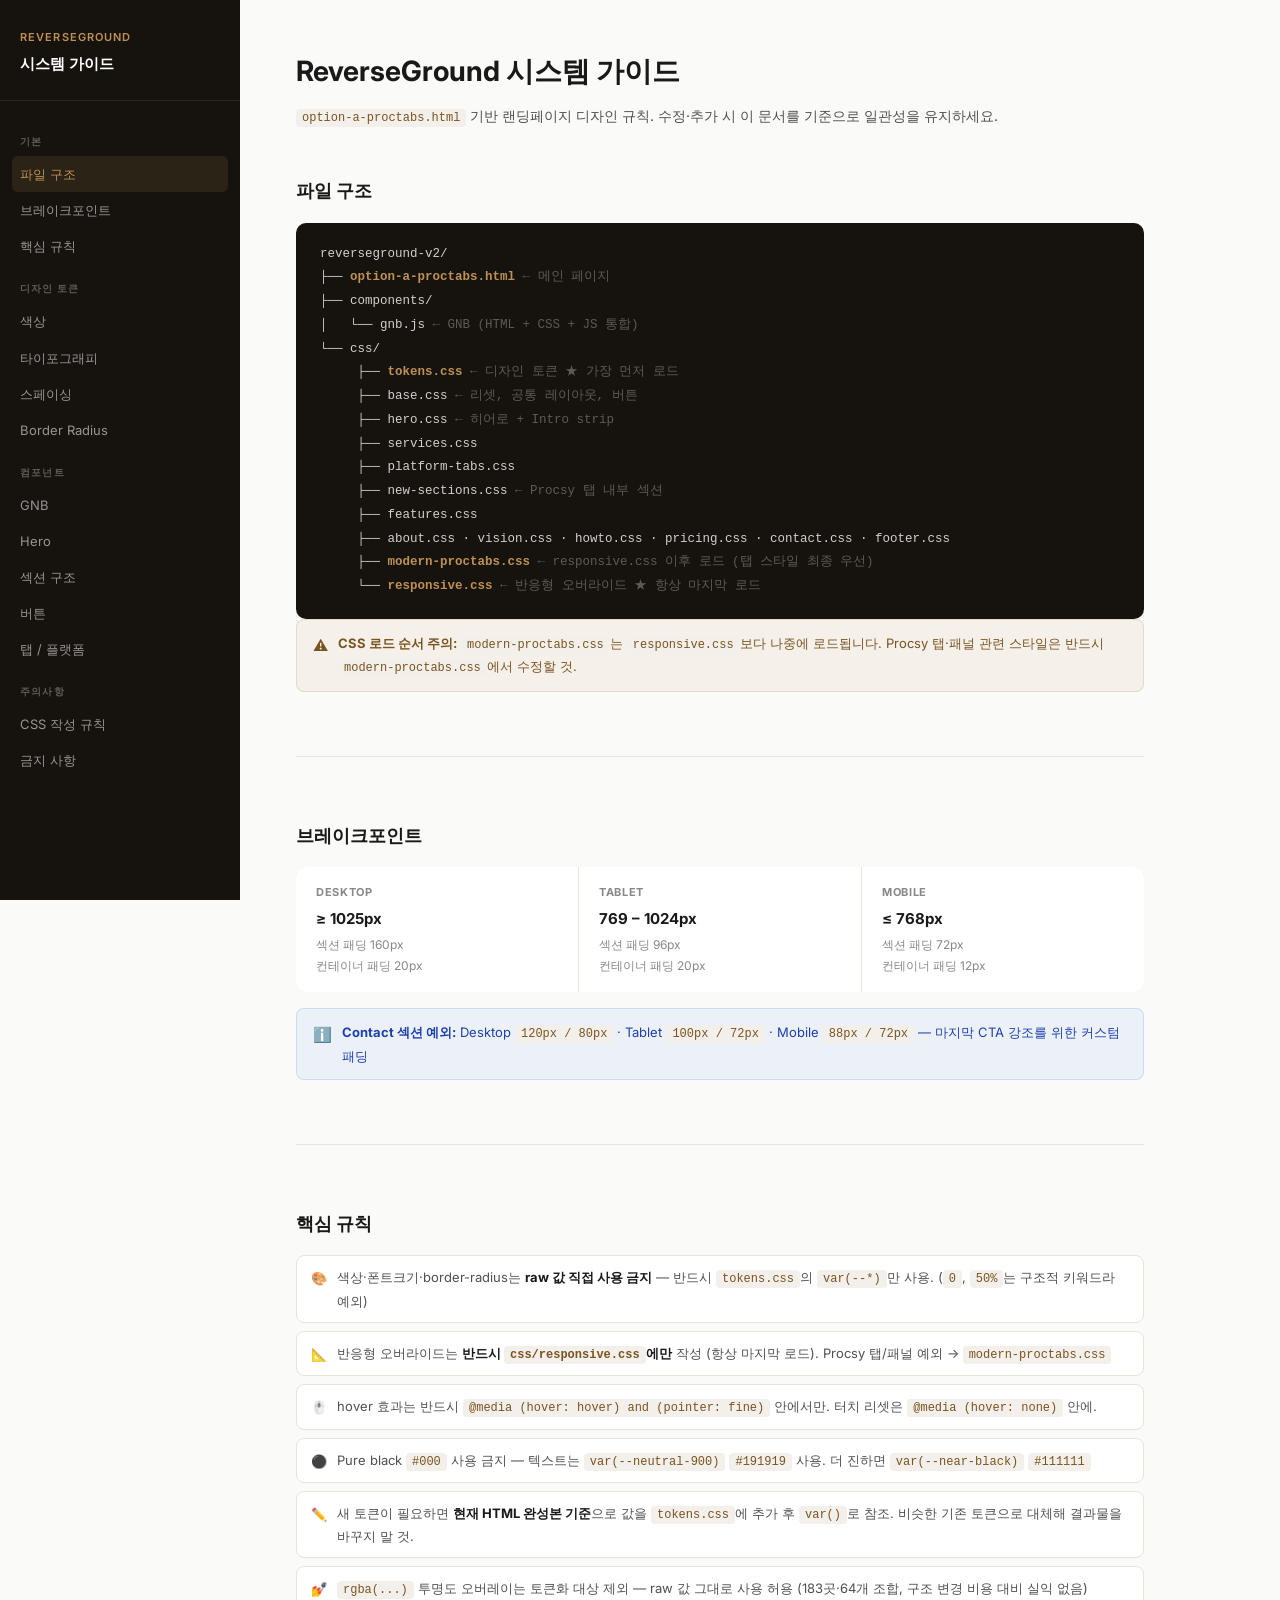
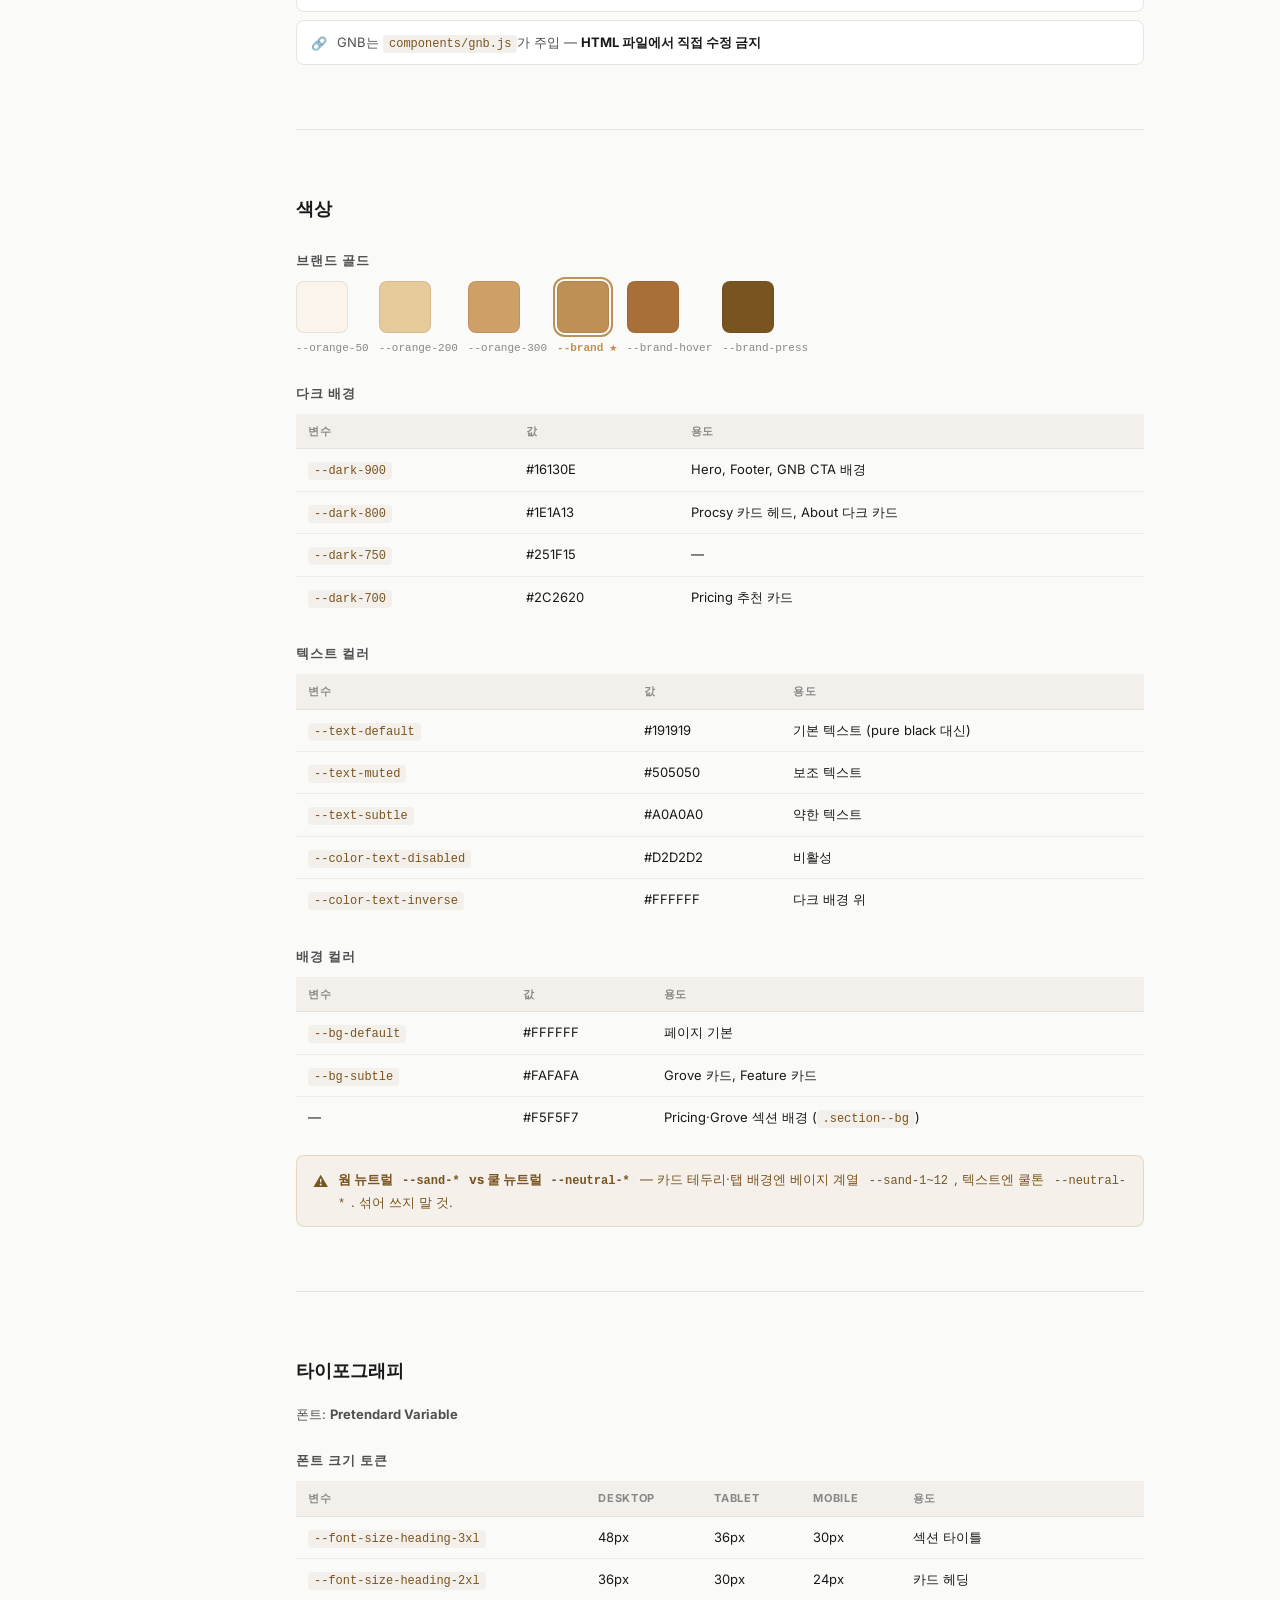
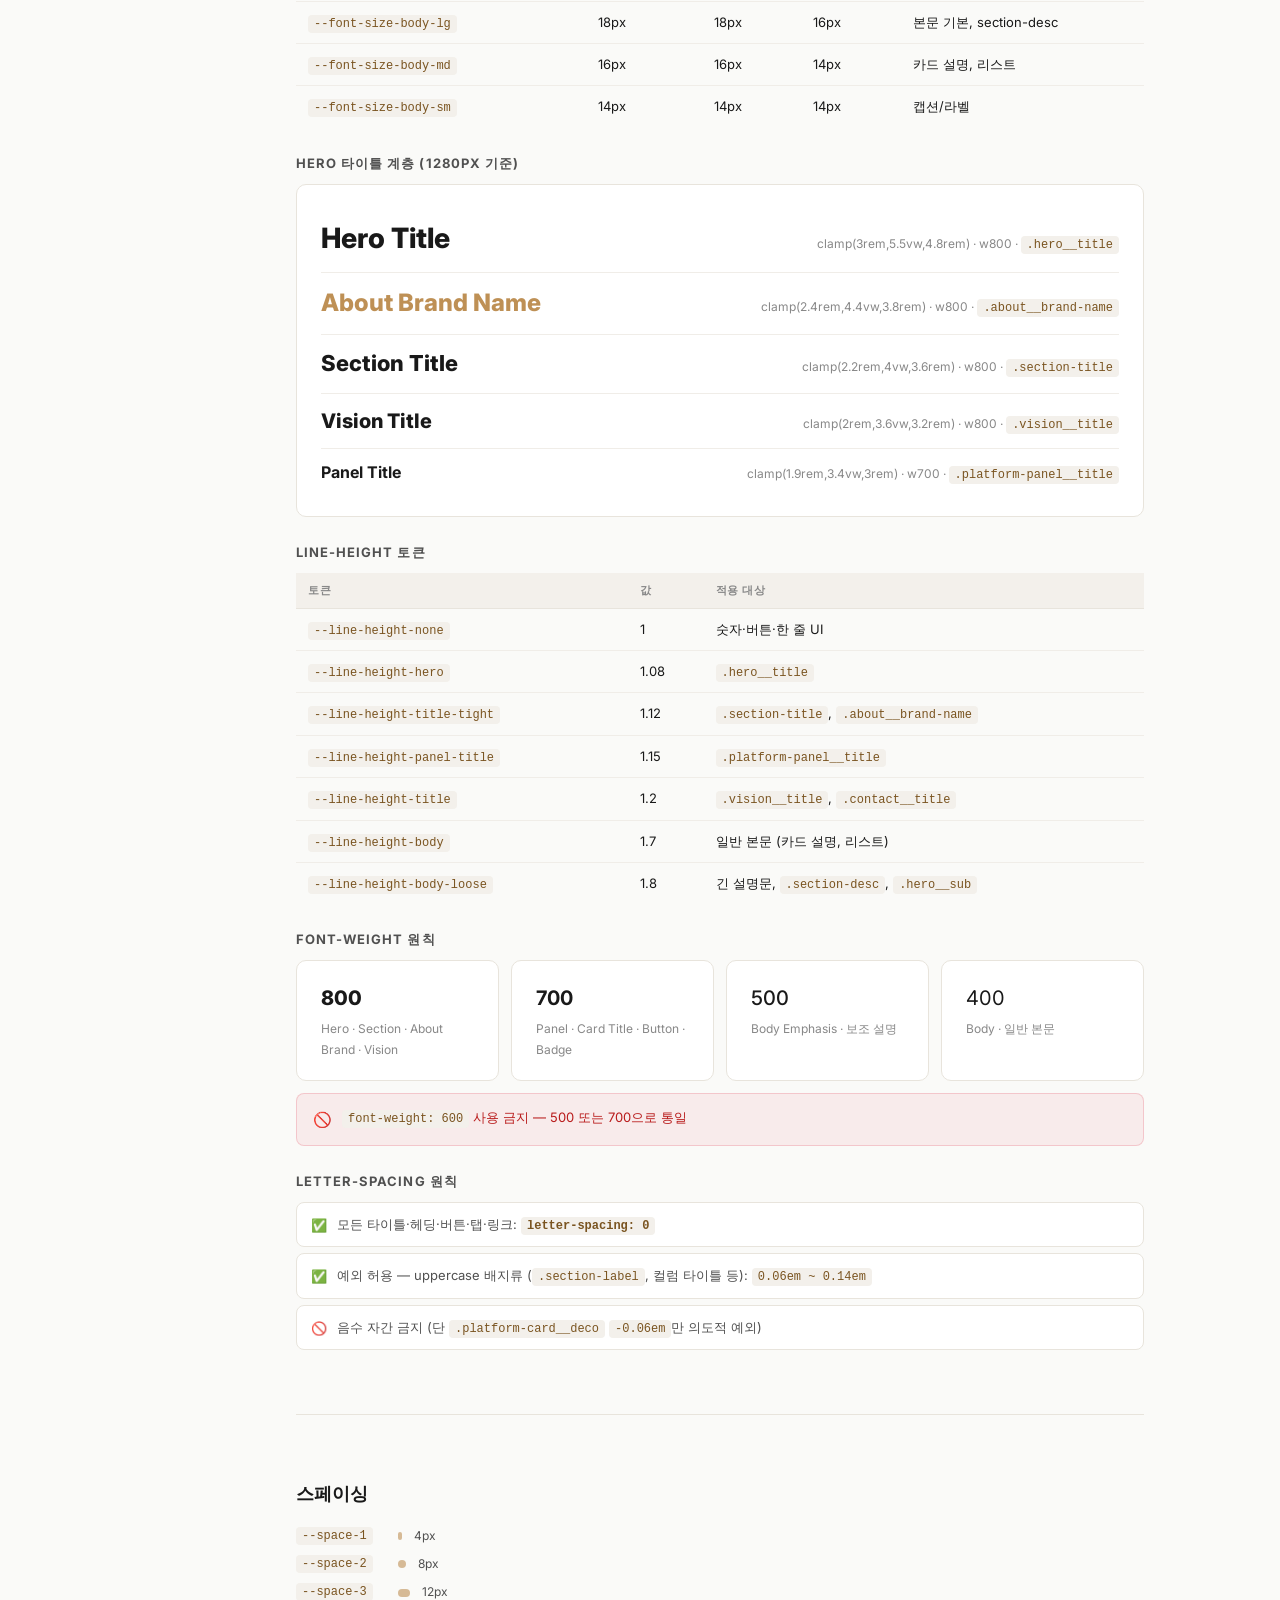
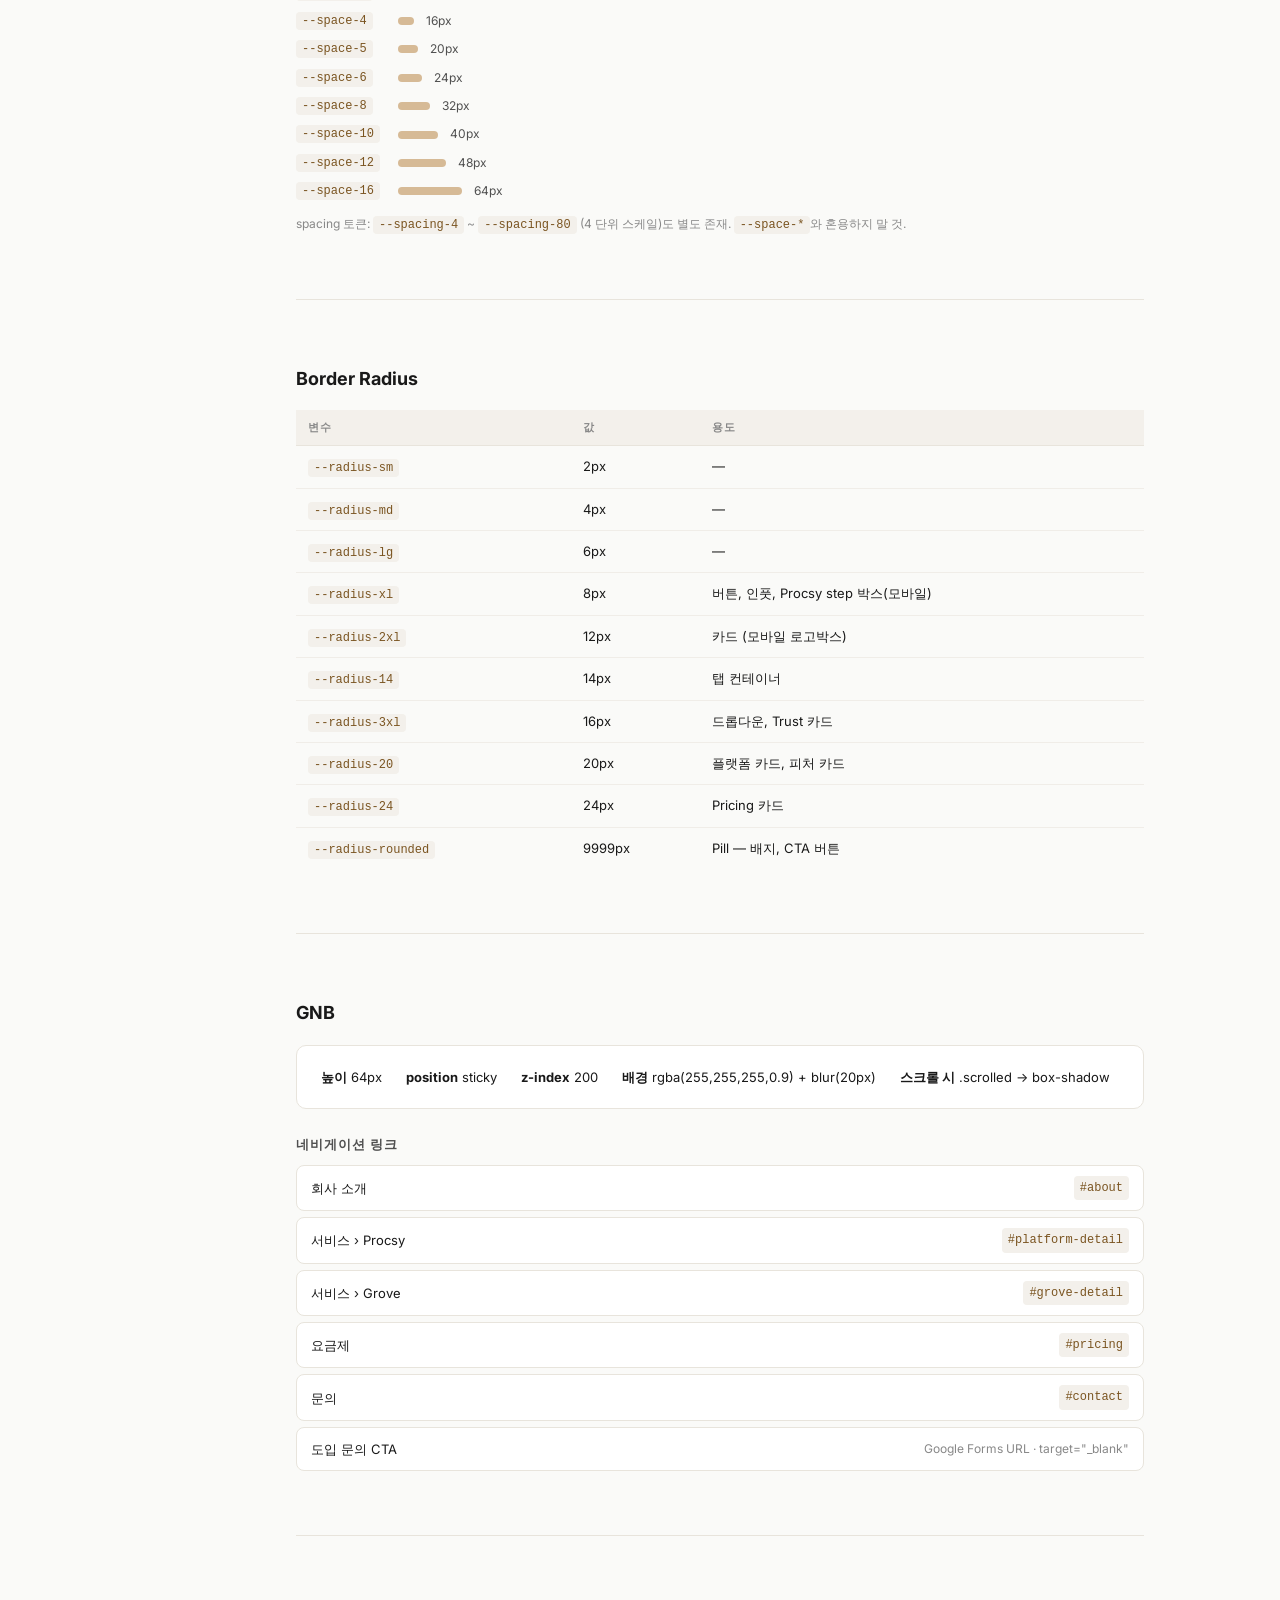
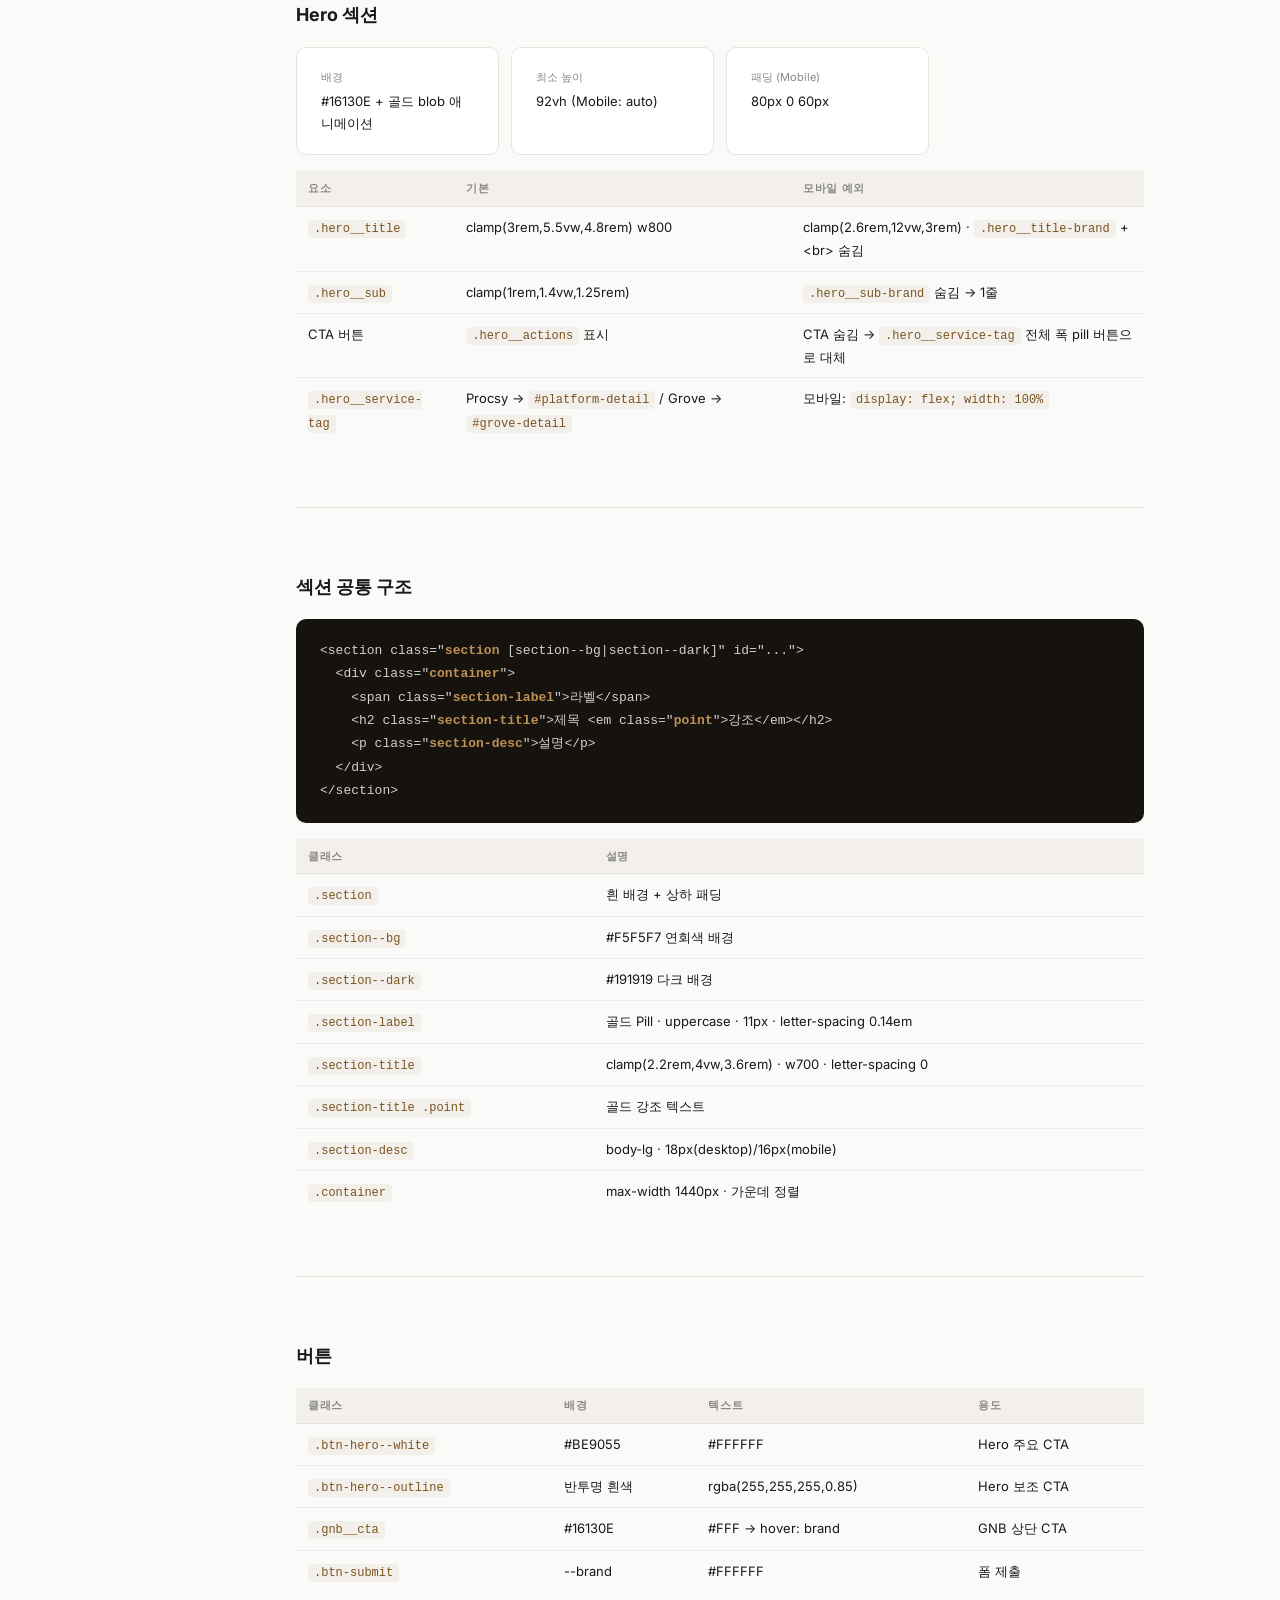
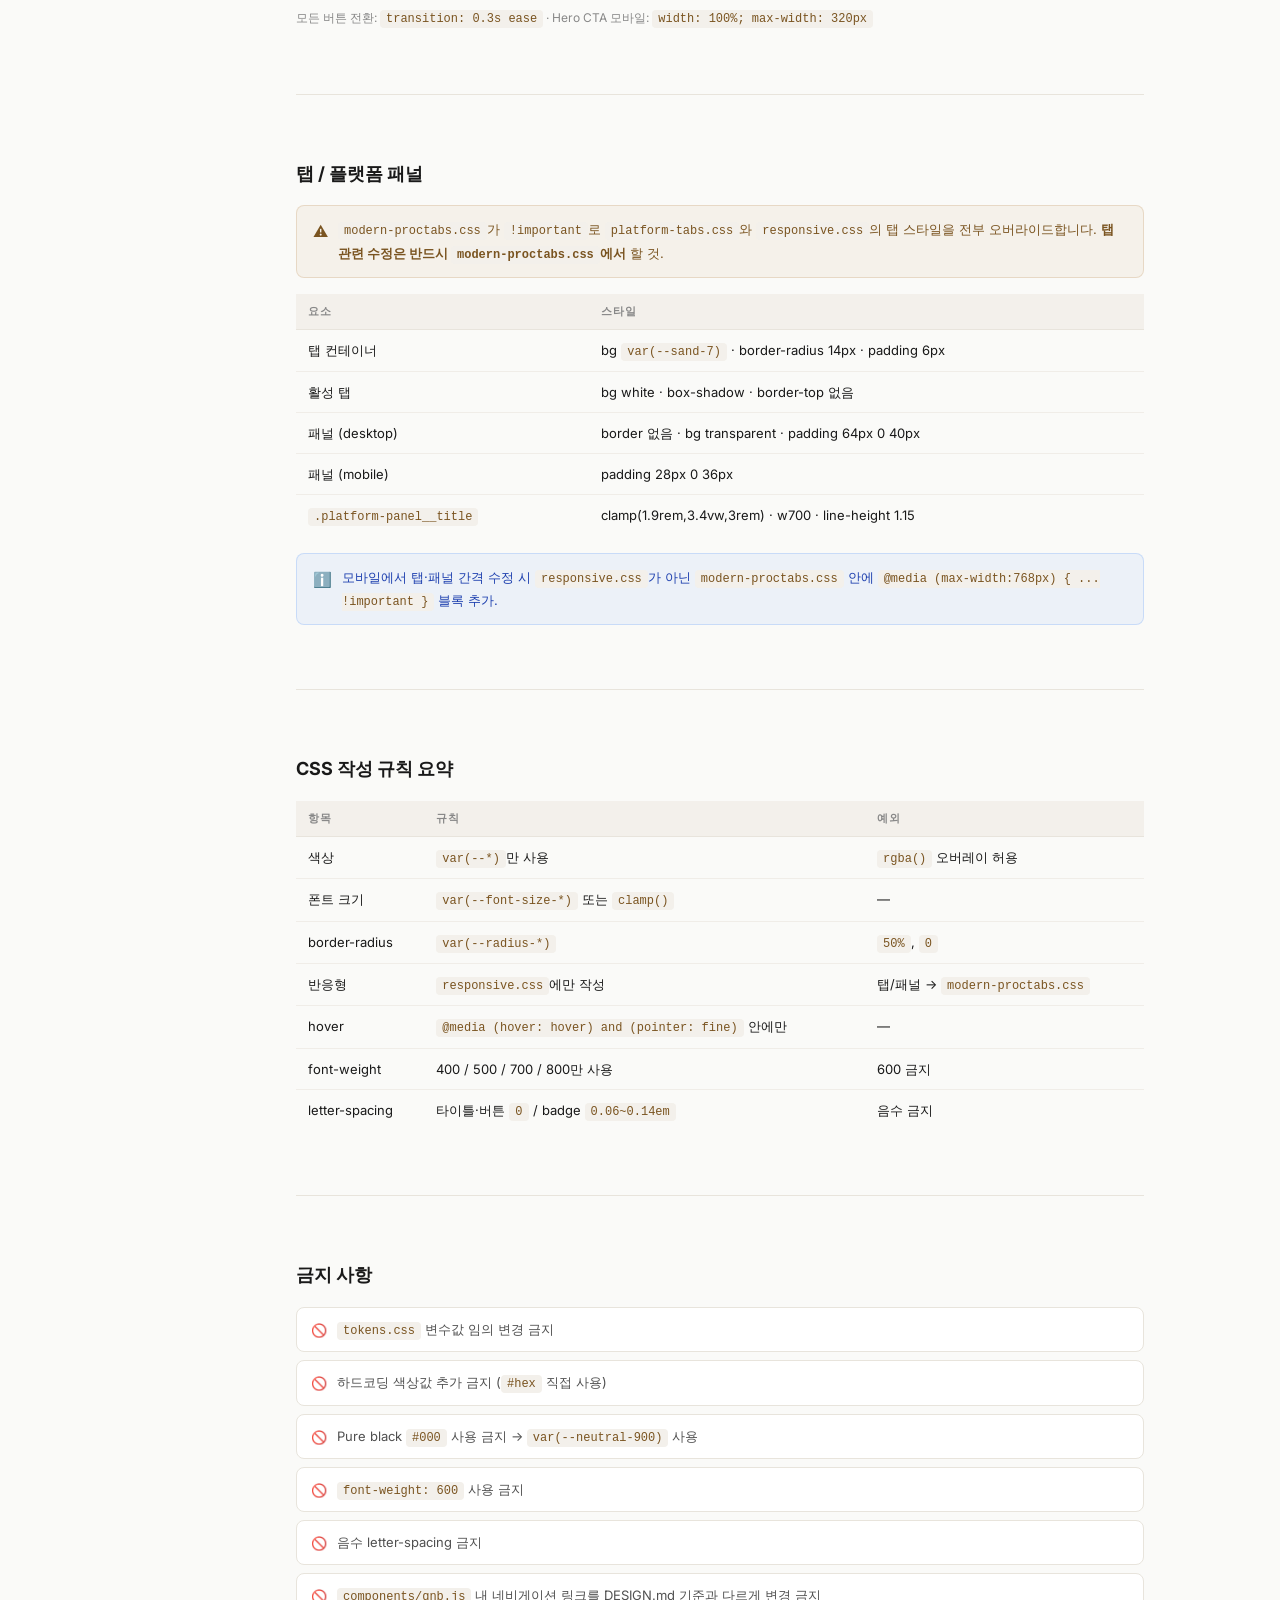
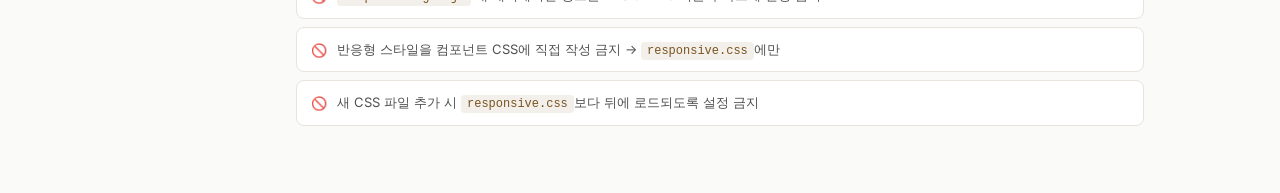
<file: guide.html>
<!DOCTYPE html>
<html lang="ko">
<head>
  <meta charset="UTF-8" />
  <meta name="viewport" content="width=device-width, initial-scale=1.0" />
  <title>ReverseGround — 시스템 가이드</title>
  <link rel="preconnect" href="https://fonts.googleapis.com" />
  <link href="https://fonts.googleapis.com/css2?family=Inter:wght@400;500;600;700&display=swap" rel="stylesheet" />
  <style>
    *, *::before, *::after { box-sizing: border-box; margin: 0; padding: 0; }

    :root {
      --brand: #BE9055;
      --brand-light: rgba(190,144,85,0.12);
      --brand-border: rgba(190,144,85,0.3);
      --dark: #16130E;
      --text: #191919;
      --text-muted: #505050;
      --text-subtle: #888;
      --bg: #FAFAF8;
      --bg-card: #FFFFFF;
      --border: #E8E4DC;
      --code-bg: #F3F0EB;
      --sidebar-w: 240px;
      --radius: 10px;
    }

    html { scroll-behavior: smooth; }

    body {
      font-family: 'Inter', -apple-system, sans-serif;
      font-size: 14px;
      line-height: 1.7;
      color: var(--text);
      background: var(--bg);
      display: flex;
    }

    /* ── Sidebar ── */
    .sidebar {
      width: var(--sidebar-w);
      min-height: 100vh;
      background: var(--dark);
      position: fixed;
      top: 0; left: 0;
      padding: 28px 0 40px;
      overflow-y: auto;
      z-index: 100;
    }
    .sidebar__logo {
      padding: 0 20px 24px;
      border-bottom: 1px solid rgba(255,255,255,0.08);
      margin-bottom: 16px;
    }
    .sidebar__logo span {
      display: block;
      font-size: 11px;
      font-weight: 600;
      letter-spacing: 0.1em;
      text-transform: uppercase;
      color: var(--brand);
      margin-bottom: 4px;
    }
    .sidebar__logo strong {
      display: block;
      font-size: 15px;
      font-weight: 700;
      color: #fff;
    }
    .sidebar__nav { padding: 0 12px; }
    .sidebar__section {
      font-size: 10px;
      font-weight: 700;
      letter-spacing: 0.12em;
      text-transform: uppercase;
      color: rgba(255,255,255,0.3);
      padding: 16px 8px 6px;
    }
    .sidebar__link {
      display: block;
      padding: 7px 8px;
      border-radius: 6px;
      font-size: 13px;
      color: rgba(255,255,255,0.55);
      text-decoration: none;
      transition: background 0.15s, color 0.15s;
    }
    .sidebar__link:hover { background: rgba(255,255,255,0.06); color: rgba(255,255,255,0.9); }
    .sidebar__link.active { background: var(--brand-light); color: var(--brand); }

    /* ── Main ── */
    .main {
      margin-left: var(--sidebar-w);
      flex: 1;
      padding: 48px 56px 80px;
      max-width: 960px;
    }

    /* ── Section blocks ── */
    .guide-section {
      margin-bottom: 64px;
      scroll-margin-top: 32px;
    }
    .guide-section + .guide-section { border-top: 1px solid var(--border); padding-top: 64px; }

    h1 {
      font-size: 28px;
      font-weight: 700;
      color: var(--text);
      margin-bottom: 8px;
    }
    .page-desc { color: var(--text-muted); font-size: 14px; margin-bottom: 48px; }

    h2 {
      font-size: 18px;
      font-weight: 700;
      color: var(--text);
      margin-bottom: 16px;
    }
    h3 {
      font-size: 13px;
      font-weight: 700;
      color: var(--text-muted);
      text-transform: uppercase;
      letter-spacing: 0.08em;
      margin: 24px 0 10px;
    }

    /* ── Cards ── */
    .card {
      background: var(--bg-card);
      border: 1px solid var(--border);
      border-radius: var(--radius);
      padding: 20px 24px;
      margin-bottom: 12px;
    }
    .card-grid {
      display: grid;
      grid-template-columns: repeat(auto-fill, minmax(200px, 1fr));
      gap: 12px;
    }
    .card-grid .card { margin-bottom: 0; }

    /* ── Tables ── */
    .table-wrap { overflow-x: auto; margin-bottom: 16px; }
    table {
      width: 100%;
      border-collapse: collapse;
      font-size: 13px;
    }
    th {
      text-align: left;
      padding: 8px 12px;
      font-size: 11px;
      font-weight: 700;
      letter-spacing: 0.06em;
      text-transform: uppercase;
      color: var(--text-subtle);
      background: var(--code-bg);
      border-bottom: 1px solid var(--border);
    }
    td {
      padding: 9px 12px;
      border-bottom: 1px solid #F0EDE8;
      vertical-align: top;
    }
    tr:last-child td { border-bottom: none; }
    tr:hover td { background: #FAF8F5; }

    /* ── Code / Token ── */
    code {
      font-family: 'SF Mono', 'Fira Code', monospace;
      font-size: 12px;
      background: var(--code-bg);
      color: #7A5420;
      padding: 2px 6px;
      border-radius: 4px;
    }
    .token-row {
      display: flex;
      align-items: center;
      gap: 12px;
      padding: 8px 0;
      border-bottom: 1px solid #F0EDE8;
    }
    .token-row:last-child { border-bottom: none; }
    .token-swatch {
      width: 32px;
      height: 32px;
      border-radius: 6px;
      border: 1px solid rgba(0,0,0,0.08);
      flex-shrink: 0;
    }
    .token-name { font-family: 'SF Mono', monospace; font-size: 12px; color: #7A5420; flex: 1; }
    .token-value { font-size: 12px; color: var(--text-subtle); }
    .token-desc { font-size: 12px; color: var(--text-muted); }

    /* ── Pill / Badge ── */
    .pill {
      display: inline-block;
      padding: 3px 10px;
      border-radius: 999px;
      font-size: 11px;
      font-weight: 600;
    }
    .pill--gold { background: var(--brand-light); color: var(--brand); border: 1px solid var(--brand-border); }
    .pill--dark { background: rgba(0,0,0,0.07); color: var(--text-muted); }
    .pill--green { background: rgba(91,173,127,0.12); color: #3A8A5C; }
    .pill--red { background: rgba(220,53,69,0.1); color: #B91C1C; }

    /* ── Alert ── */
    .alert {
      padding: 12px 16px;
      border-radius: 8px;
      font-size: 13px;
      margin-bottom: 16px;
      display: flex;
      gap: 10px;
    }
    .alert--warn { background: rgba(190,144,85,0.08); border: 1px solid rgba(190,144,85,0.25); color: #7A5420; }
    .alert--info { background: rgba(59,130,246,0.07); border: 1px solid rgba(59,130,246,0.2); color: #1E40AF; }
    .alert--danger { background: rgba(220,53,69,0.07); border: 1px solid rgba(220,53,69,0.2); color: #B91C1C; }
    .alert__icon { font-size: 15px; flex-shrink: 0; margin-top: 1px; }

    /* ── Color swatch grid ── */
    .swatch-grid { display: flex; flex-wrap: wrap; gap: 10px; margin-bottom: 16px; }
    .swatch-item { text-align: center; }
    .swatch { width: 52px; height: 52px; border-radius: 8px; border: 1px solid rgba(0,0,0,0.08); margin-bottom: 6px; }
    .swatch-label { font-size: 11px; color: var(--text-subtle); font-family: monospace; }

    /* ── Breakpoint bar ── */
    .bp-bar {
      display: grid;
      grid-template-columns: 1fr 1fr 1fr;
      gap: 1px;
      background: var(--border);
      border-radius: var(--radius);
      overflow: hidden;
      margin-bottom: 16px;
    }
    .bp-item {
      background: var(--bg-card);
      padding: 16px 20px;
    }
    .bp-item__label { font-size: 11px; font-weight: 700; color: var(--text-subtle); text-transform: uppercase; letter-spacing: 0.06em; margin-bottom: 4px; }
    .bp-item__range { font-size: 15px; font-weight: 700; color: var(--text); }
    .bp-item__detail { font-size: 12px; color: var(--text-subtle); margin-top: 4px; }

    /* ── File tree ── */
    .file-tree {
      background: var(--dark);
      color: rgba(255,255,255,0.8);
      border-radius: var(--radius);
      padding: 20px 24px;
      font-family: 'SF Mono', monospace;
      font-size: 12.5px;
      line-height: 1.9;
    }
    .file-tree .hl { color: var(--brand); font-weight: 700; }
    .file-tree .comment { color: rgba(255,255,255,0.3); }

    /* ── Type scale ── */
    .type-item {
      display: flex;
      align-items: baseline;
      gap: 16px;
      padding: 10px 0;
      border-bottom: 1px solid #F0EDE8;
    }
    .type-item:last-child { border-bottom: none; }
    .type-sample { flex: 1; color: var(--text); }
    .type-meta { font-size: 12px; color: var(--text-subtle); white-space: nowrap; }

    /* ── Spacing scale ── */
    .spacing-list { display: flex; flex-direction: column; gap: 8px; }
    .spacing-item { display: flex; align-items: center; gap: 12px; }
    .spacing-bar { height: 8px; background: var(--brand); border-radius: 4px; opacity: 0.6; }
    .spacing-label { font-family: monospace; font-size: 12px; color: var(--text-subtle); width: 90px; }
    .spacing-val { font-size: 12px; color: var(--text-muted); }

    /* ── Rule list ── */
    .rule-list { list-style: none; display: flex; flex-direction: column; gap: 8px; }
    .rule-list li {
      display: flex;
      gap: 10px;
      align-items: flex-start;
      font-size: 13px;
      color: var(--text-muted);
      padding: 10px 14px;
      background: var(--bg-card);
      border: 1px solid var(--border);
      border-radius: 8px;
    }
    .rule-list li .icon { flex-shrink: 0; margin-top: 1px; }
    .rule-list li strong { color: var(--text); }

    /* ── Nav link table ── */
    .nav-links { display: flex; flex-direction: column; gap: 6px; }
    .nav-link-item {
      display: flex;
      align-items: center;
      justify-content: space-between;
      padding: 10px 14px;
      background: var(--bg-card);
      border: 1px solid var(--border);
      border-radius: 8px;
      font-size: 13px;
    }
    .nav-link-item code { font-size: 12px; }

    @media (max-width: 768px) {
      .sidebar { display: none; }
      .main { margin-left: 0; padding: 24px 20px 60px; }
    }
  </style>
</head>
<body>

<!-- ══════════ SIDEBAR ══════════ -->
<nav class="sidebar">
  <div class="sidebar__logo">
    <span>ReverseGround</span>
    <strong>시스템 가이드</strong>
  </div>
  <div class="sidebar__nav">
    <div class="sidebar__section">기본</div>
    <a href="#file-structure" class="sidebar__link">파일 구조</a>
    <a href="#breakpoints" class="sidebar__link">브레이크포인트</a>
    <a href="#rules" class="sidebar__link">핵심 규칙</a>

    <div class="sidebar__section">디자인 토큰</div>
    <a href="#colors" class="sidebar__link">색상</a>
    <a href="#typography" class="sidebar__link">타이포그래피</a>
    <a href="#spacing" class="sidebar__link">스페이싱</a>
    <a href="#radius" class="sidebar__link">Border Radius</a>

    <div class="sidebar__section">컴포넌트</div>
    <a href="#gnb" class="sidebar__link">GNB</a>
    <a href="#hero" class="sidebar__link">Hero</a>
    <a href="#sections" class="sidebar__link">섹션 구조</a>
    <a href="#buttons" class="sidebar__link">버튼</a>
    <a href="#tabs" class="sidebar__link">탭 / 플랫폼</a>

    <div class="sidebar__section">주의사항</div>
    <a href="#css-rules" class="sidebar__link">CSS 작성 규칙</a>
    <a href="#forbidden" class="sidebar__link">금지 사항</a>
  </div>
</nav>

<!-- ══════════ MAIN ══════════ -->
<main class="main">

  <h1>ReverseGround 시스템 가이드</h1>
  <p class="page-desc">
    <code>option-a-proctabs.html</code> 기반 랜딩페이지 디자인 규칙.
    수정·추가 시 이 문서를 기준으로 일관성을 유지하세요.
  </p>

  <!-- ── 파일 구조 ── -->
  <section class="guide-section" id="file-structure">
    <h2>파일 구조</h2>
    <div class="file-tree">
      reverseground-v2/<br>
      ├── <span class="hl">option-a-proctabs.html</span>  <span class="comment">← 메인 페이지</span><br>
      ├── components/<br>
      │&nbsp;&nbsp; └── gnb.js  <span class="comment">← GNB (HTML + CSS + JS 통합)</span><br>
      └── css/<br>
      &nbsp;&nbsp;&nbsp;&nbsp; ├── <span class="hl">tokens.css</span>  <span class="comment">← 디자인 토큰 ★ 가장 먼저 로드</span><br>
      &nbsp;&nbsp;&nbsp;&nbsp; ├── base.css  <span class="comment">← 리셋, 공통 레이아웃, 버튼</span><br>
      &nbsp;&nbsp;&nbsp;&nbsp; ├── hero.css  <span class="comment">← 히어로 + Intro strip</span><br>
      &nbsp;&nbsp;&nbsp;&nbsp; ├── services.css<br>
      &nbsp;&nbsp;&nbsp;&nbsp; ├── platform-tabs.css<br>
      &nbsp;&nbsp;&nbsp;&nbsp; ├── new-sections.css  <span class="comment">← Procsy 탭 내부 섹션</span><br>
      &nbsp;&nbsp;&nbsp;&nbsp; ├── features.css<br>
      &nbsp;&nbsp;&nbsp;&nbsp; ├── about.css · vision.css · howto.css · pricing.css · contact.css · footer.css<br>
      &nbsp;&nbsp;&nbsp;&nbsp; ├── <span class="hl">modern-proctabs.css</span>  <span class="comment">← responsive.css 이후 로드 (탭 스타일 최종 우선)</span><br>
      &nbsp;&nbsp;&nbsp;&nbsp; └── <span class="hl">responsive.css</span>  <span class="comment">← 반응형 오버라이드 ★ 항상 마지막 로드</span>
    </div>
    <div class="alert alert--warn">
      <span class="alert__icon">⚠️</span>
      <div><strong>CSS 로드 순서 주의:</strong> <code>modern-proctabs.css</code>는 <code>responsive.css</code>보다 나중에 로드됩니다. Procsy 탭·패널 관련 스타일은 반드시 <code>modern-proctabs.css</code>에서 수정할 것.</div>
    </div>
  </section>

  <!-- ── 브레이크포인트 ── -->
  <section class="guide-section" id="breakpoints">
    <h2>브레이크포인트</h2>
    <div class="bp-bar">
      <div class="bp-item">
        <div class="bp-item__label">Desktop</div>
        <div class="bp-item__range">≥ 1025px</div>
        <div class="bp-item__detail">섹션 패딩 160px<br>컨테이너 패딩 20px</div>
      </div>
      <div class="bp-item">
        <div class="bp-item__label">Tablet</div>
        <div class="bp-item__range">769 – 1024px</div>
        <div class="bp-item__detail">섹션 패딩 96px<br>컨테이너 패딩 20px</div>
      </div>
      <div class="bp-item">
        <div class="bp-item__label">Mobile</div>
        <div class="bp-item__range">≤ 768px</div>
        <div class="bp-item__detail">섹션 패딩 72px<br>컨테이너 패딩 12px</div>
      </div>
    </div>
    <div class="alert alert--info">
      <span class="alert__icon">ℹ️</span>
      <div><strong>Contact 섹션 예외:</strong> Desktop <code>120px / 80px</code> · Tablet <code>100px / 72px</code> · Mobile <code>88px / 72px</code> — 마지막 CTA 강조를 위한 커스텀 패딩</div>
    </div>
  </section>

  <!-- ── 핵심 규칙 ── -->
  <section class="guide-section" id="rules">
    <h2>핵심 규칙</h2>
    <ul class="rule-list">
      <li><span class="icon">🎨</span><div>색상·폰트크기·border-radius는 <strong>raw 값 직접 사용 금지</strong> — 반드시 <code>tokens.css</code>의 <code>var(--*)</code>만 사용. (<code>0</code>, <code>50%</code>는 구조적 키워드라 예외)</div></li>
      <li><span class="icon">📐</span><div>반응형 오버라이드는 <strong>반드시 <code>css/responsive.css</code>에만</strong> 작성 (항상 마지막 로드). Procsy 탭/패널 예외 → <code>modern-proctabs.css</code></div></li>
      <li><span class="icon">🖱️</span><div>hover 효과는 반드시 <code>@media (hover: hover) and (pointer: fine)</code> 안에서만. 터치 리셋은 <code>@media (hover: none)</code> 안에.</div></li>
      <li><span class="icon">⚫</span><div>Pure black <code>#000</code> 사용 금지 — 텍스트는 <code>var(--neutral-900)</code> <code>#191919</code> 사용. 더 진하면 <code>var(--near-black)</code> <code>#111111</code></div></li>
      <li><span class="icon">✏️</span><div>새 토큰이 필요하면 <strong>현재 HTML 완성본 기준</strong>으로 값을 <code>tokens.css</code>에 추가 후 <code>var()</code>로 참조. 비슷한 기존 토큰으로 대체해 결과물을 바꾸지 말 것.</div></li>
      <li><span class="icon">💅</span><div><code>rgba(...)</code> 투명도 오버레이는 토큰화 대상 제외 — raw 값 그대로 사용 허용 (183곳·64개 조합, 구조 변경 비용 대비 실익 없음)</div></li>
      <li><span class="icon">🔗</span><div>GNB는 <code>components/gnb.js</code>가 주입 — <strong>HTML 파일에서 직접 수정 금지</strong></div></li>
    </ul>
  </section>

  <!-- ── 색상 ── -->
  <section class="guide-section" id="colors">
    <h2>색상</h2>

    <h3>브랜드 골드</h3>
    <div class="swatch-grid">
      <div class="swatch-item">
        <div class="swatch" style="background:#FAF4EB"></div>
        <div class="swatch-label">--orange-50</div>
      </div>
      <div class="swatch-item">
        <div class="swatch" style="background:#E6CA9A"></div>
        <div class="swatch-label">--orange-200</div>
      </div>
      <div class="swatch-item">
        <div class="swatch" style="background:#CF9F68"></div>
        <div class="swatch-label">--orange-300</div>
      </div>
      <div class="swatch-item">
        <div class="swatch" style="background:#BE9055; outline: 2px solid #BE9055; outline-offset:2px"></div>
        <div class="swatch-label" style="color:#BE9055;font-weight:700">--brand ★</div>
      </div>
      <div class="swatch-item">
        <div class="swatch" style="background:#A87038"></div>
        <div class="swatch-label">--brand-hover</div>
      </div>
      <div class="swatch-item">
        <div class="swatch" style="background:#7A5420"></div>
        <div class="swatch-label">--brand-press</div>
      </div>
    </div>

    <h3>다크 배경</h3>
    <div class="table-wrap">
      <table>
        <thead><tr><th>변수</th><th>값</th><th>용도</th></tr></thead>
        <tbody>
          <tr><td><code>--dark-900</code></td><td>#16130E</td><td>Hero, Footer, GNB CTA 배경</td></tr>
          <tr><td><code>--dark-800</code></td><td>#1E1A13</td><td>Procsy 카드 헤드, About 다크 카드</td></tr>
          <tr><td><code>--dark-750</code></td><td>#251F15</td><td>—</td></tr>
          <tr><td><code>--dark-700</code></td><td>#2C2620</td><td>Pricing 추천 카드</td></tr>
        </tbody>
      </table>
    </div>

    <h3>텍스트 컬러</h3>
    <div class="table-wrap">
      <table>
        <thead><tr><th>변수</th><th>값</th><th>용도</th></tr></thead>
        <tbody>
          <tr><td><code>--text-default</code></td><td>#191919</td><td>기본 텍스트 (pure black 대신)</td></tr>
          <tr><td><code>--text-muted</code></td><td>#505050</td><td>보조 텍스트</td></tr>
          <tr><td><code>--text-subtle</code></td><td>#A0A0A0</td><td>약한 텍스트</td></tr>
          <tr><td><code>--color-text-disabled</code></td><td>#D2D2D2</td><td>비활성</td></tr>
          <tr><td><code>--color-text-inverse</code></td><td>#FFFFFF</td><td>다크 배경 위</td></tr>
        </tbody>
      </table>
    </div>

    <h3>배경 컬러</h3>
    <div class="table-wrap">
      <table>
        <thead><tr><th>변수</th><th>값</th><th>용도</th></tr></thead>
        <tbody>
          <tr><td><code>--bg-default</code></td><td>#FFFFFF</td><td>페이지 기본</td></tr>
          <tr><td><code>--bg-subtle</code></td><td>#FAFAFA</td><td>Grove 카드, Feature 카드</td></tr>
          <tr><td>—</td><td>#F5F5F7</td><td>Pricing·Grove 섹션 배경 (<code>.section--bg</code>)</td></tr>
        </tbody>
      </table>
    </div>

    <div class="alert alert--warn">
      <span class="alert__icon">⚠️</span>
      <div><strong>웜 뉴트럴 <code>--sand-*</code> vs 쿨 뉴트럴 <code>--neutral-*</code></strong> — 카드 테두리·탭 배경엔 베이지 계열 <code>--sand-1~12</code>, 텍스트엔 쿨톤 <code>--neutral-*</code>. 섞어 쓰지 말 것.</div>
    </div>
  </section>

  <!-- ── 타이포그래피 ── -->
  <section class="guide-section" id="typography">
    <h2>타이포그래피</h2>
    <p style="color:var(--text-muted);font-size:13px;margin-bottom:20px;">폰트: <strong>Pretendard Variable</strong></p>

    <h3>폰트 크기 토큰</h3>
    <div class="table-wrap">
      <table>
        <thead><tr><th>변수</th><th>Desktop</th><th>Tablet</th><th>Mobile</th><th>용도</th></tr></thead>
        <tbody>
          <tr><td><code>--font-size-heading-3xl</code></td><td>48px</td><td>36px</td><td>30px</td><td>섹션 타이틀</td></tr>
          <tr><td><code>--font-size-heading-2xl</code></td><td>36px</td><td>30px</td><td>24px</td><td>카드 헤딩</td></tr>
          <tr><td><code>--font-size-body-lg</code></td><td>18px</td><td>18px</td><td>16px</td><td>본문 기본, section-desc</td></tr>
          <tr><td><code>--font-size-body-md</code></td><td>16px</td><td>16px</td><td>14px</td><td>카드 설명, 리스트</td></tr>
          <tr><td><code>--font-size-body-sm</code></td><td>14px</td><td>14px</td><td>14px</td><td>캡션/라벨</td></tr>
        </tbody>
      </table>
    </div>

    <h3>Hero 타이틀 계층 (1280px 기준)</h3>
    <div class="card">
      <div class="type-item">
        <div class="type-sample" style="font-size:28px;font-weight:800;">Hero Title</div>
        <div class="type-meta">clamp(3rem,5.5vw,4.8rem) · w800 · <code>.hero__title</code></div>
      </div>
      <div class="type-item">
        <div class="type-sample" style="font-size:24px;font-weight:800;color:#BE9055">About Brand Name</div>
        <div class="type-meta">clamp(2.4rem,4.4vw,3.8rem) · w800 · <code>.about__brand-name</code></div>
      </div>
      <div class="type-item">
        <div class="type-sample" style="font-size:22px;font-weight:800;">Section Title</div>
        <div class="type-meta">clamp(2.2rem,4vw,3.6rem) · w800 · <code>.section-title</code></div>
      </div>
      <div class="type-item">
        <div class="type-sample" style="font-size:20px;font-weight:800;">Vision Title</div>
        <div class="type-meta">clamp(2rem,3.6vw,3.2rem) · w800 · <code>.vision__title</code></div>
      </div>
      <div class="type-item">
        <div class="type-sample" style="font-size:16px;font-weight:700;">Panel Title</div>
        <div class="type-meta">clamp(1.9rem,3.4vw,3rem) · w700 · <code>.platform-panel__title</code></div>
      </div>
    </div>

    <h3>Line-height 토큰</h3>
    <div class="table-wrap">
      <table>
        <thead><tr><th>토큰</th><th>값</th><th>적용 대상</th></tr></thead>
        <tbody>
          <tr><td><code>--line-height-none</code></td><td>1</td><td>숫자·버튼·한 줄 UI</td></tr>
          <tr><td><code>--line-height-hero</code></td><td>1.08</td><td><code>.hero__title</code></td></tr>
          <tr><td><code>--line-height-title-tight</code></td><td>1.12</td><td><code>.section-title</code>, <code>.about__brand-name</code></td></tr>
          <tr><td><code>--line-height-panel-title</code></td><td>1.15</td><td><code>.platform-panel__title</code></td></tr>
          <tr><td><code>--line-height-title</code></td><td>1.2</td><td><code>.vision__title</code>, <code>.contact__title</code></td></tr>
          <tr><td><code>--line-height-body</code></td><td>1.7</td><td>일반 본문 (카드 설명, 리스트)</td></tr>
          <tr><td><code>--line-height-body-loose</code></td><td>1.8</td><td>긴 설명문, <code>.section-desc</code>, <code>.hero__sub</code></td></tr>
        </tbody>
      </table>
    </div>

    <h3>Font-weight 원칙</h3>
    <div class="card-grid">
      <div class="card">
        <div style="font-size:20px;font-weight:800;margin-bottom:4px;">800</div>
        <div style="font-size:12px;color:var(--text-subtle)">Hero · Section · About Brand · Vision</div>
      </div>
      <div class="card">
        <div style="font-size:20px;font-weight:700;margin-bottom:4px;">700</div>
        <div style="font-size:12px;color:var(--text-subtle)">Panel · Card Title · Button · Badge</div>
      </div>
      <div class="card">
        <div style="font-size:20px;font-weight:500;margin-bottom:4px;">500</div>
        <div style="font-size:12px;color:var(--text-subtle)">Body Emphasis · 보조 설명</div>
      </div>
      <div class="card">
        <div style="font-size:20px;font-weight:400;margin-bottom:4px;">400</div>
        <div style="font-size:12px;color:var(--text-subtle)">Body · 일반 본문</div>
      </div>
    </div>
    <div class="alert alert--danger" style="margin-top:12px;">
      <span class="alert__icon">🚫</span>
      <div><code>font-weight: 600</code> 사용 금지 — 500 또는 700으로 통일</div>
    </div>

    <h3>Letter-spacing 원칙</h3>
    <ul class="rule-list" style="gap:6px;">
      <li><span class="icon">✅</span><div>모든 타이틀·헤딩·버튼·탭·링크: <strong><code>letter-spacing: 0</code></strong></div></li>
      <li><span class="icon">✅</span><div>예외 허용 — uppercase 배지류 (<code>.section-label</code>, 컬럼 타이틀 등): <code>0.06em ~ 0.14em</code></div></li>
      <li><span class="icon">🚫</span><div>음수 자간 금지 (단 <code>.platform-card__deco</code> <code>-0.06em</code>만 의도적 예외)</div></li>
    </ul>
  </section>

  <!-- ── 스페이싱 ── -->
  <section class="guide-section" id="spacing">
    <h2>스페이싱</h2>
    <div class="spacing-list">
      <div class="spacing-item"><div class="spacing-label"><code>--space-1</code></div><div class="spacing-bar" style="width:4px"></div><div class="spacing-val">4px</div></div>
      <div class="spacing-item"><div class="spacing-label"><code>--space-2</code></div><div class="spacing-bar" style="width:8px"></div><div class="spacing-val">8px</div></div>
      <div class="spacing-item"><div class="spacing-label"><code>--space-3</code></div><div class="spacing-bar" style="width:12px"></div><div class="spacing-val">12px</div></div>
      <div class="spacing-item"><div class="spacing-label"><code>--space-4</code></div><div class="spacing-bar" style="width:16px"></div><div class="spacing-val">16px</div></div>
      <div class="spacing-item"><div class="spacing-label"><code>--space-5</code></div><div class="spacing-bar" style="width:20px"></div><div class="spacing-val">20px</div></div>
      <div class="spacing-item"><div class="spacing-label"><code>--space-6</code></div><div class="spacing-bar" style="width:24px"></div><div class="spacing-val">24px</div></div>
      <div class="spacing-item"><div class="spacing-label"><code>--space-8</code></div><div class="spacing-bar" style="width:32px"></div><div class="spacing-val">32px</div></div>
      <div class="spacing-item"><div class="spacing-label"><code>--space-10</code></div><div class="spacing-bar" style="width:40px"></div><div class="spacing-val">40px</div></div>
      <div class="spacing-item"><div class="spacing-label"><code>--space-12</code></div><div class="spacing-bar" style="width:48px"></div><div class="spacing-val">48px</div></div>
      <div class="spacing-item"><div class="spacing-label"><code>--space-16</code></div><div class="spacing-bar" style="width:64px"></div><div class="spacing-val">64px</div></div>
    </div>
    <div style="margin-top:12px;font-size:12px;color:var(--text-subtle)">
      spacing 토큰: <code>--spacing-4</code> ~ <code>--spacing-80</code> (4 단위 스케일)도 별도 존재. <code>--space-*</code>와 혼용하지 말 것.
    </div>
  </section>

  <!-- ── Border Radius ── -->
  <section class="guide-section" id="radius">
    <h2>Border Radius</h2>
    <div class="table-wrap">
      <table>
        <thead><tr><th>변수</th><th>값</th><th>용도</th></tr></thead>
        <tbody>
          <tr><td><code>--radius-sm</code></td><td>2px</td><td>—</td></tr>
          <tr><td><code>--radius-md</code></td><td>4px</td><td>—</td></tr>
          <tr><td><code>--radius-lg</code></td><td>6px</td><td>—</td></tr>
          <tr><td><code>--radius-xl</code></td><td>8px</td><td>버튼, 인풋, Procsy step 박스(모바일)</td></tr>
          <tr><td><code>--radius-2xl</code></td><td>12px</td><td>카드 (모바일 로고박스)</td></tr>
          <tr><td><code>--radius-14</code></td><td>14px</td><td>탭 컨테이너</td></tr>
          <tr><td><code>--radius-3xl</code></td><td>16px</td><td>드롭다운, Trust 카드</td></tr>
          <tr><td><code>--radius-20</code></td><td>20px</td><td>플랫폼 카드, 피처 카드</td></tr>
          <tr><td><code>--radius-24</code></td><td>24px</td><td>Pricing 카드</td></tr>
          <tr><td><code>--radius-rounded</code></td><td>9999px</td><td>Pill — 배지, CTA 버튼</td></tr>
        </tbody>
      </table>
    </div>
  </section>

  <!-- ── GNB ── -->
  <section class="guide-section" id="gnb">
    <h2>GNB</h2>
    <div class="card" style="margin-bottom:16px;">
      <div style="display:flex;gap:24px;flex-wrap:wrap;font-size:13px;">
        <div><strong>높이</strong> 64px</div>
        <div><strong>position</strong> sticky</div>
        <div><strong>z-index</strong> 200</div>
        <div><strong>배경</strong> rgba(255,255,255,0.9) + blur(20px)</div>
        <div><strong>스크롤 시</strong> .scrolled → box-shadow</div>
      </div>
    </div>
    <h3>네비게이션 링크</h3>
    <div class="nav-links">
      <div class="nav-link-item"><span>회사 소개</span><code>#about</code></div>
      <div class="nav-link-item"><span>서비스 › Procsy</span><code>#platform-detail</code></div>
      <div class="nav-link-item"><span>서비스 › Grove</span><code>#grove-detail</code></div>
      <div class="nav-link-item"><span>요금제</span><code>#pricing</code></div>
      <div class="nav-link-item"><span>문의</span><code>#contact</code></div>
      <div class="nav-link-item"><span>도입 문의 CTA</span><span style="font-size:12px;color:var(--text-subtle)">Google Forms URL · target="_blank"</span></div>
    </div>
  </section>

  <!-- ── Hero ── -->
  <section class="guide-section" id="hero">
    <h2>Hero 섹션</h2>
    <div class="card-grid" style="margin-bottom:16px;">
      <div class="card"><div style="font-size:11px;color:var(--text-subtle);margin-bottom:4px;">배경</div><div style="font-size:13px;">#16130E + 골드 blob 애니메이션</div></div>
      <div class="card"><div style="font-size:11px;color:var(--text-subtle);margin-bottom:4px;">최소 높이</div><div style="font-size:13px;">92vh (Mobile: auto)</div></div>
      <div class="card"><div style="font-size:11px;color:var(--text-subtle);margin-bottom:4px;">패딩 (Mobile)</div><div style="font-size:13px;">80px 0 60px</div></div>
    </div>
    <div class="table-wrap">
      <table>
        <thead><tr><th>요소</th><th>기본</th><th>모바일 예외</th></tr></thead>
        <tbody>
          <tr>
            <td><code>.hero__title</code></td>
            <td>clamp(3rem,5.5vw,4.8rem) w800</td>
            <td>clamp(2.6rem,12vw,3rem) · <code>.hero__title-brand</code> + &lt;br&gt; 숨김</td>
          </tr>
          <tr>
            <td><code>.hero__sub</code></td>
            <td>clamp(1rem,1.4vw,1.25rem)</td>
            <td><code>.hero__sub-brand</code> 숨김 → 1줄</td>
          </tr>
          <tr>
            <td>CTA 버튼</td>
            <td><code>.hero__actions</code> 표시</td>
            <td>CTA 숨김 → <code>.hero__service-tag</code> 전체 폭 pill 버튼으로 대체</td>
          </tr>
          <tr>
            <td><code>.hero__service-tag</code></td>
            <td>Procsy → <code>#platform-detail</code> / Grove → <code>#grove-detail</code></td>
            <td>모바일: <code>display: flex; width: 100%</code></td>
          </tr>
        </tbody>
      </table>
    </div>
  </section>

  <!-- ── 섹션 구조 ── -->
  <section class="guide-section" id="sections">
    <h2>섹션 공통 구조</h2>
    <div class="file-tree" style="font-size:13px;line-height:1.8;">
      &lt;section class="<span class="hl">section</span> [section--bg|section--dark]" id="..."&gt;<br>
      &nbsp;&nbsp;&lt;div class="<span class="hl">container</span>"&gt;<br>
      &nbsp;&nbsp;&nbsp;&nbsp;&lt;span class="<span class="hl">section-label</span>"&gt;라벨&lt;/span&gt;<br>
      &nbsp;&nbsp;&nbsp;&nbsp;&lt;h2 class="<span class="hl">section-title</span>"&gt;제목 &lt;em class="<span class="hl">point</span>"&gt;강조&lt;/em&gt;&lt;/h2&gt;<br>
      &nbsp;&nbsp;&nbsp;&nbsp;&lt;p class="<span class="hl">section-desc</span>"&gt;설명&lt;/p&gt;<br>
      &nbsp;&nbsp;&lt;/div&gt;<br>
      &lt;/section&gt;
    </div>
    <div class="table-wrap" style="margin-top:16px;">
      <table>
        <thead><tr><th>클래스</th><th>설명</th></tr></thead>
        <tbody>
          <tr><td><code>.section</code></td><td>흰 배경 + 상하 패딩</td></tr>
          <tr><td><code>.section--bg</code></td><td>#F5F5F7 연회색 배경</td></tr>
          <tr><td><code>.section--dark</code></td><td>#191919 다크 배경</td></tr>
          <tr><td><code>.section-label</code></td><td>골드 Pill · uppercase · 11px · letter-spacing 0.14em</td></tr>
          <tr><td><code>.section-title</code></td><td>clamp(2.2rem,4vw,3.6rem) · w700 · letter-spacing 0</td></tr>
          <tr><td><code>.section-title .point</code></td><td>골드 강조 텍스트</td></tr>
          <tr><td><code>.section-desc</code></td><td>body-lg · 18px(desktop)/16px(mobile)</td></tr>
          <tr><td><code>.container</code></td><td>max-width 1440px · 가운데 정렬</td></tr>
        </tbody>
      </table>
    </div>
  </section>

  <!-- ── 버튼 ── -->
  <section class="guide-section" id="buttons">
    <h2>버튼</h2>
    <div class="table-wrap">
      <table>
        <thead><tr><th>클래스</th><th>배경</th><th>텍스트</th><th>용도</th></tr></thead>
        <tbody>
          <tr><td><code>.btn-hero--white</code></td><td>#BE9055</td><td>#FFFFFF</td><td>Hero 주요 CTA</td></tr>
          <tr><td><code>.btn-hero--outline</code></td><td>반투명 흰색</td><td>rgba(255,255,255,0.85)</td><td>Hero 보조 CTA</td></tr>
          <tr><td><code>.gnb__cta</code></td><td>#16130E</td><td>#FFF → hover: brand</td><td>GNB 상단 CTA</td></tr>
          <tr><td><code>.btn-submit</code></td><td>--brand</td><td>#FFFFFF</td><td>폼 제출</td></tr>
        </tbody>
      </table>
    </div>
    <div style="font-size:12px;color:var(--text-subtle);">모든 버튼 전환: <code>transition: 0.3s ease</code> · Hero CTA 모바일: <code>width: 100%; max-width: 320px</code></div>
  </section>

  <!-- ── 탭 / 플랫폼 ── -->
  <section class="guide-section" id="tabs">
    <h2>탭 / 플랫폼 패널</h2>
    <div class="alert alert--warn">
      <span class="alert__icon">⚠️</span>
      <div><code>modern-proctabs.css</code>가 <code>!important</code>로 <code>platform-tabs.css</code>와 <code>responsive.css</code>의 탭 스타일을 전부 오버라이드합니다. <strong>탭 관련 수정은 반드시 <code>modern-proctabs.css</code>에서</strong> 할 것.</div>
    </div>
    <div class="table-wrap">
      <table>
        <thead><tr><th>요소</th><th>스타일</th></tr></thead>
        <tbody>
          <tr><td>탭 컨테이너</td><td>bg <code>var(--sand-7)</code> · border-radius 14px · padding 6px</td></tr>
          <tr><td>활성 탭</td><td>bg white · box-shadow · border-top 없음</td></tr>
          <tr><td>패널 (desktop)</td><td>border 없음 · bg transparent · padding 64px 0 40px</td></tr>
          <tr><td>패널 (mobile)</td><td>padding 28px 0 36px</td></tr>
          <tr><td><code>.platform-panel__title</code></td><td>clamp(1.9rem,3.4vw,3rem) · w700 · line-height 1.15</td></tr>
        </tbody>
      </table>
    </div>
    <div class="alert alert--info" style="margin-top:0;">
      <span class="alert__icon">ℹ️</span>
      <div>모바일에서 탭·패널 간격 수정 시 <code>responsive.css</code>가 아닌 <code>modern-proctabs.css</code> 안에 <code>@media (max-width:768px) { ... !important }</code> 블록 추가.</div>
    </div>
  </section>

  <!-- ── CSS 작성 규칙 ── -->
  <section class="guide-section" id="css-rules">
    <h2>CSS 작성 규칙 요약</h2>
    <div class="table-wrap">
      <table>
        <thead><tr><th>항목</th><th>규칙</th><th>예외</th></tr></thead>
        <tbody>
          <tr><td>색상</td><td><code>var(--*)</code>만 사용</td><td><code>rgba()</code> 오버레이 허용</td></tr>
          <tr><td>폰트 크기</td><td><code>var(--font-size-*)</code> 또는 <code>clamp()</code></td><td>—</td></tr>
          <tr><td>border-radius</td><td><code>var(--radius-*)</code></td><td><code>50%</code>, <code>0</code></td></tr>
          <tr><td>반응형</td><td><code>responsive.css</code>에만 작성</td><td>탭/패널 → <code>modern-proctabs.css</code></td></tr>
          <tr><td>hover</td><td><code>@media (hover: hover) and (pointer: fine)</code> 안에만</td><td>—</td></tr>
          <tr><td>font-weight</td><td>400 / 500 / 700 / 800만 사용</td><td>600 금지</td></tr>
          <tr><td>letter-spacing</td><td>타이틀·버튼 <code>0</code> / badge <code>0.06~0.14em</code></td><td>음수 금지</td></tr>
        </tbody>
      </table>
    </div>
  </section>

  <!-- ── 금지 사항 ── -->
  <section class="guide-section" id="forbidden">
    <h2>금지 사항</h2>
    <ul class="rule-list">
      <li><span class="icon">🚫</span><div><code>tokens.css</code> 변수값 임의 변경 금지</div></li>
      <li><span class="icon">🚫</span><div>하드코딩 색상값 추가 금지 (<code>#hex</code> 직접 사용)</div></li>
      <li><span class="icon">🚫</span><div>Pure black <code>#000</code> 사용 금지 → <code>var(--neutral-900)</code> 사용</div></li>
      <li><span class="icon">🚫</span><div><code>font-weight: 600</code> 사용 금지</div></li>
      <li><span class="icon">🚫</span><div>음수 letter-spacing 금지</div></li>
      <li><span class="icon">🚫</span><div><code>components/gnb.js</code> 내 네비게이션 링크를 DESIGN.md 기준과 다르게 변경 금지</div></li>
      <li><span class="icon">🚫</span><div>반응형 스타일을 컴포넌트 CSS에 직접 작성 금지 → <code>responsive.css</code>에만</div></li>
      <li><span class="icon">🚫</span><div>새 CSS 파일 추가 시 <code>responsive.css</code>보다 뒤에 로드되도록 설정 금지</div></li>
    </ul>
  </section>

</main>

<script>
  // 스크롤 시 사이드바 active 업데이트
  const sections = document.querySelectorAll('.guide-section');
  const links = document.querySelectorAll('.sidebar__link');
  const observer = new IntersectionObserver((entries) => {
    entries.forEach(e => {
      if (e.isIntersecting) {
        links.forEach(l => l.classList.remove('active'));
        const link = document.querySelector(`.sidebar__link[href="#${e.target.id}"]`);
        if (link) link.classList.add('active');
      }
    });
  }, { rootMargin: '-20% 0px -70% 0px' });
  sections.forEach(s => observer.observe(s));
</script>
</body>
</html>
</file>
